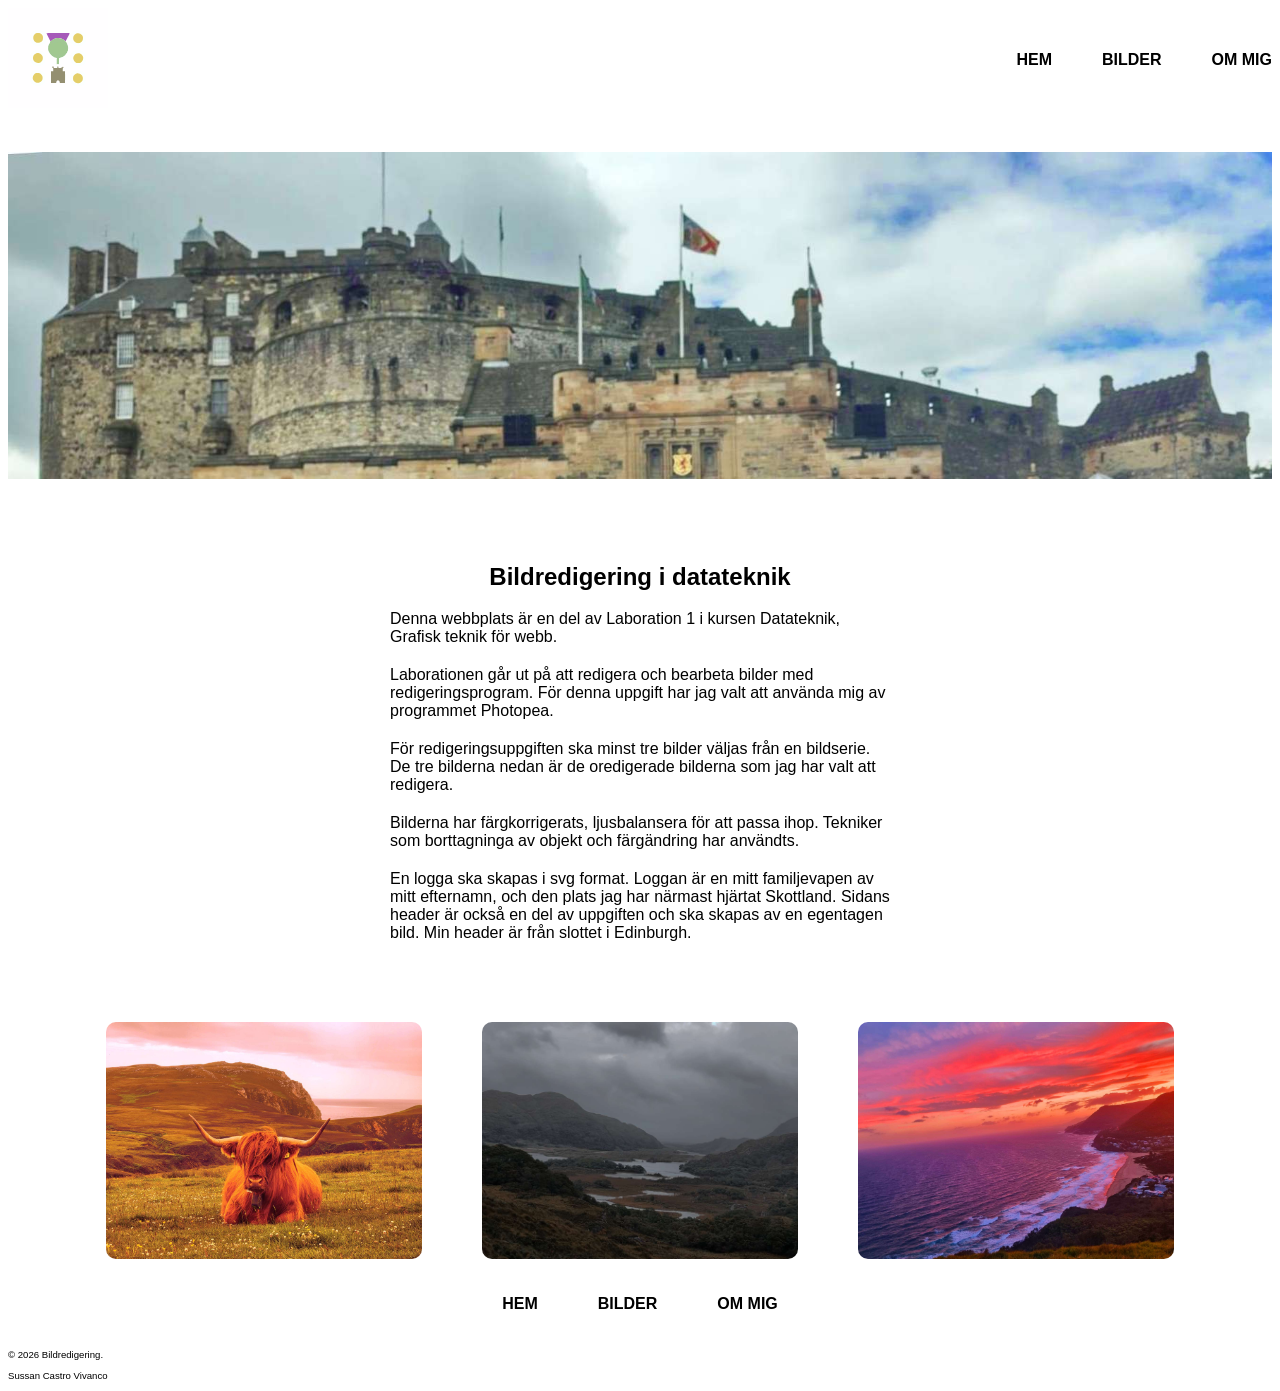
<file: index.html>
<!DOCTYPE html>
<html lang="sv">
    <head>
        <meta charset="UTF-8">
        <meta name="viewport" content="width=device-width, initial-scale=1.0">
        <title>Bildredigering</title>
        <link rel="stylesheet" href="css/style.css">
        <link rel="icon" type="image/png" href="/favicon/favicon-96x96.png" sizes="96x96" />
        <link rel="icon" type="image/svg+xml" href="/favicon/favicon.svg" />
        <link rel="shortcut icon" href="/favicon/favicon.ico" />
        <link rel="apple-touch-icon" sizes="180x180" href="/favicon/apple-touch-icon.png" />
        <meta name="apple-mobile-web-app-title" content="Datateknik" />
        <link rel="manifest" href="/favicon/site.webmanifest" />
    </head>
    <body>
        <header> 
            <div class="header-wrapper">
                <a href="index.html">
                    <img src="images/Logo.svg" alt="Logo" class="logo">
                </a>
                <nav>
                    <ul>
                        <li><a class="button" href="index.html">HEM</a></li>
                        <li><a class="button" href="bildredigering.html">BILDER</a></li>
                        <li><a class="button" href="ommig.html">OM MIG</a></li>
                    </ul>
                </nav>
            </div>
            <div class="header-img">
                <img src="images/header.png" alt="Edinburgh castle" class="header-img">
            </div>
        </header>
        
        <main>
            <article class="article">
                <h1>Bildredigering i datateknik</h1>
                <p>
                    Denna webbplats är en del av Laboration 1 i kursen Datateknik, Grafisk teknik för webb.
                </p>
                <p>
                    Laborationen går ut på att redigera och bearbeta bilder med redigeringsprogram. För denna uppgift har jag valt att använda mig av programmet Photopea.
                </p>
                <p>
                    För redigeringsuppgiften ska minst tre bilder väljas från en bildserie. De tre bilderna nedan är de oredigerade bilderna som jag har valt att redigera. 
                </p>
                <p>
                    Bilderna har färgkorrigerats, ljusbalansera för att passa ihop. Tekniker som borttagninga av objekt och färgändring har användts.
                </p>
                <p>
                    En logga ska skapas i svg format. Loggan är en mitt familjevapen av mitt efternamn, och den plats jag har närmast hjärtat Skottland.
                    Sidans header är också en del av uppgiften och ska skapas av en egentagen bild. Min header är från slottet i Edinburgh.
                </p>
            </article>
            <div class="image-container">
                <img src="images/original_bildserie001.jpg" alt="oredigerad landskapsbildmed höglandsboskap" class="image">
                <img src="images/original_bildserie002.jpg" alt="oredigerad naturlandskap mulet väder" class="image">
                <img src="images/original_bildserie003.jpg" alt="oredigerad kustlandsap med strand och en liten by vid havet" class="image">
            </div>
        </main>

        <footer>
            <ul>
                <li><a class="button" href="index.html">HEM</a></li>
                <li><a class="button" href="bildredigering.html">BILDER</a></li>
                <li><a class="button" href="ommig.html">OM MIG</a></li>
            </ul>
           
            <div class="footer">
                <p>© 2026 Bildredigering.</p>
                <p>Sussan Castro Vivanco</p>
            </div>
        </footer>    
    </body>
</html>
</file>
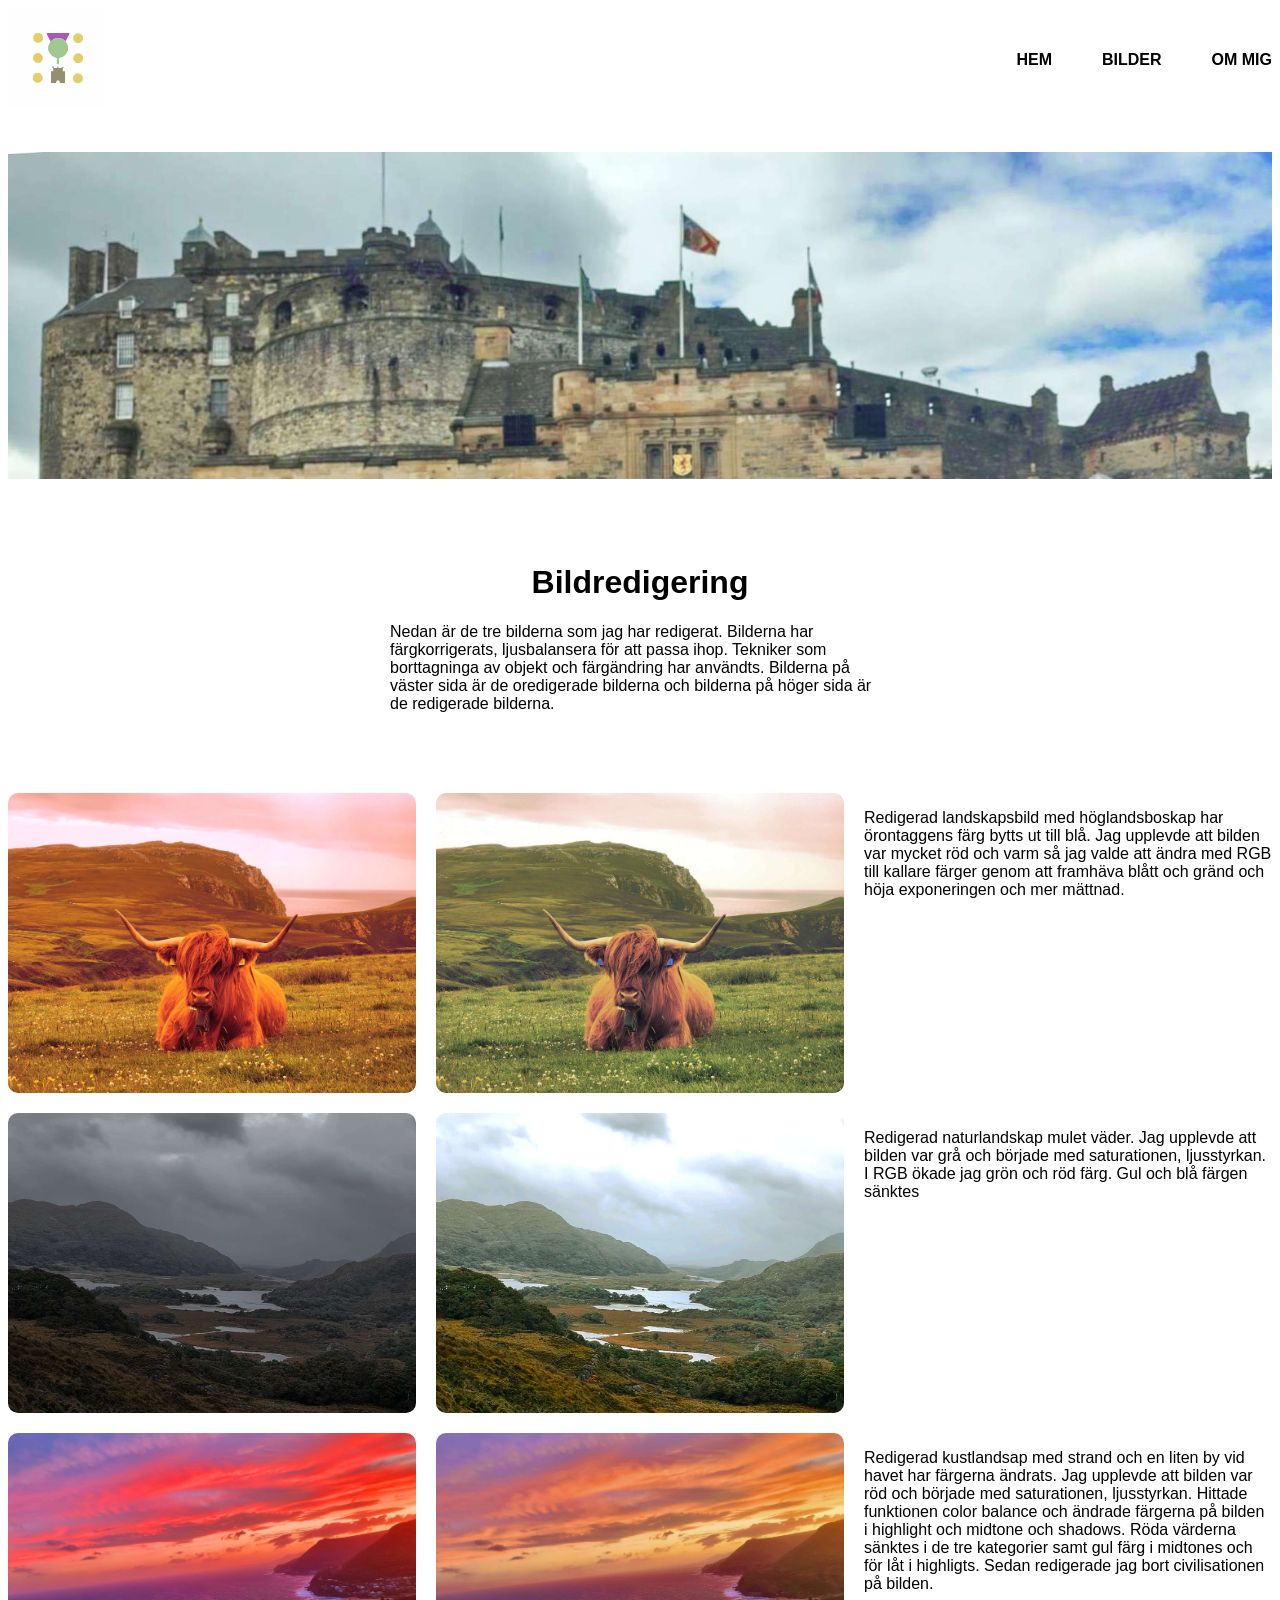
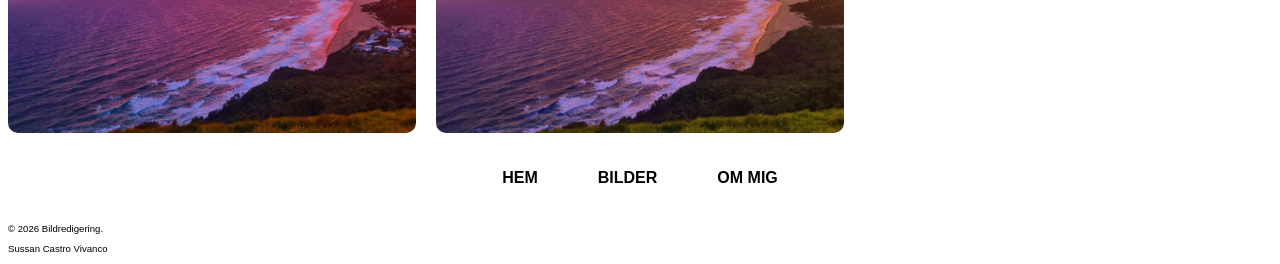
<file: bildredigering.html>
<!DOCTYPE html>
<html lang="sv">
    <head>
        <meta charset="UTF-8">
        <meta name="viewport" content="width=device-width, initial-scale=1.0">
        <title>Bildredigering</title>
        <link rel="stylesheet" href="css/stylebild.css">
        <link rel="icon" type="image/png" href="/favicon/favicon-96x96.png" sizes="96x96" />
        <link rel="icon" type="image/svg+xml" href="/favicon/favicon.svg" />
        <link rel="shortcut icon" href="/favicon/favicon.ico" />
        <link rel="apple-touch-icon" sizes="180x180" href="/favicon/apple-touch-icon.png" />
        <meta name="apple-mobile-web-app-title" content="Datateknik" />
        <link rel="manifest" href="/favicon/site.webmanifest" />
    </head>
    <body>
        <header> 
            <div class="header-wrapper">
                <a href="index.html">
                    <img src="images/Logo.svg" alt="Logo" class="logo">
                </a>
                <nav>
                    <ul>
                        <li><a class="button" href="index.html">HEM</a></li>
                        <li><a class="button" href="bildredigering.html">BILDER</a></li>
                        <li><a class="button" href="ommig.html">OM MIG</a></li>
                    </ul>
                </nav>
            </div>
            <div class="header-img">
                <img src="images/header.png" alt="Edinburgh castle" class="header-img">
            </div>
        </header>

        <main>
            <div class="main">
                <h1>Bildredigering</h1>
                <p>
                    Nedan är de tre bilderna som jag har redigerat. Bilderna har färgkorrigerats, ljusbalansera för att passa ihop. Tekniker som borttagninga av objekt och färgändring har användts.
                    Bilderna på väster sida är de oredigerade bilderna och bilderna på höger sida är de redigerade bilderna.
                </p>
            </div>
            <div class="image-container">  
                <img src="images/original_bildserie001.jpg" alt="oredigerad landskapsbildmed höglandsboskap" class="image">
                <img src="images/bildserie001.jpg" alt="redigerad landskapsbild med höglandsboskap" class="image">
                <p>
                    Redigerad landskapsbild med höglandsboskap har örontaggens färg bytts ut till blå.
                    Jag upplevde att bilden var mycket röd och varm så jag valde att ändra med RGB till kallare färger genom att framhäva blått och gränd och höja exponeringen och mer mättnad.
                </p>
                <img src="images/original_bildserie002.jpg" alt="oredigerad naturlandskap mulet väder" class="image">
                <img src="images/bildserie002.jpg" alt="redigerad naturlandskap mulet väder" class="image">
                <p>
                    Redigerad naturlandskap mulet väder. Jag upplevde att bilden var grå och började med saturationen, ljusstyrkan. I RGB ökade jag grön och röd färg. Gul och blå färgen sänktes
                </p>
                <img src="images/original_bildserie003.jpg" alt="oredigerad kustlandsap med strand och en liten by vid havet" class="image">
                <img src="images/bildserie003.jpg" alt="redigerad kustlandsap med strand och en liten by vid havet" class="image">
                <p>
                    Redigerad kustlandsap med strand och en liten by vid havet har färgerna ändrats. Jag upplevde att bilden var röd och började med saturationen, ljusstyrkan. Hittade funktionen color balance och ändrade färgerna på bilden i highlight och midtone och shadows. Röda värderna sänktes i de tre kategorier samt gul färg i midtones och för låt i highligts.
                    Sedan redigerade jag bort civilisationen på bilden.       
                </p>
            </div>
        </main>

        <footer>
            <ul>
                <li><a class="button" href="index.html">HEM</a></li>
                <li><a class="button" href="bildredigering.html">BILDER</a></li>
                <li><a class="button" href="ommig.html">OM MIG</a></li>
            </ul>
            <div class="footer">
                <p>© 2026 Bildredigering.</p>
                <p>Sussan Castro Vivanco</p>
            </div>
        </footer>   
        
    </body>
</html>
</file>
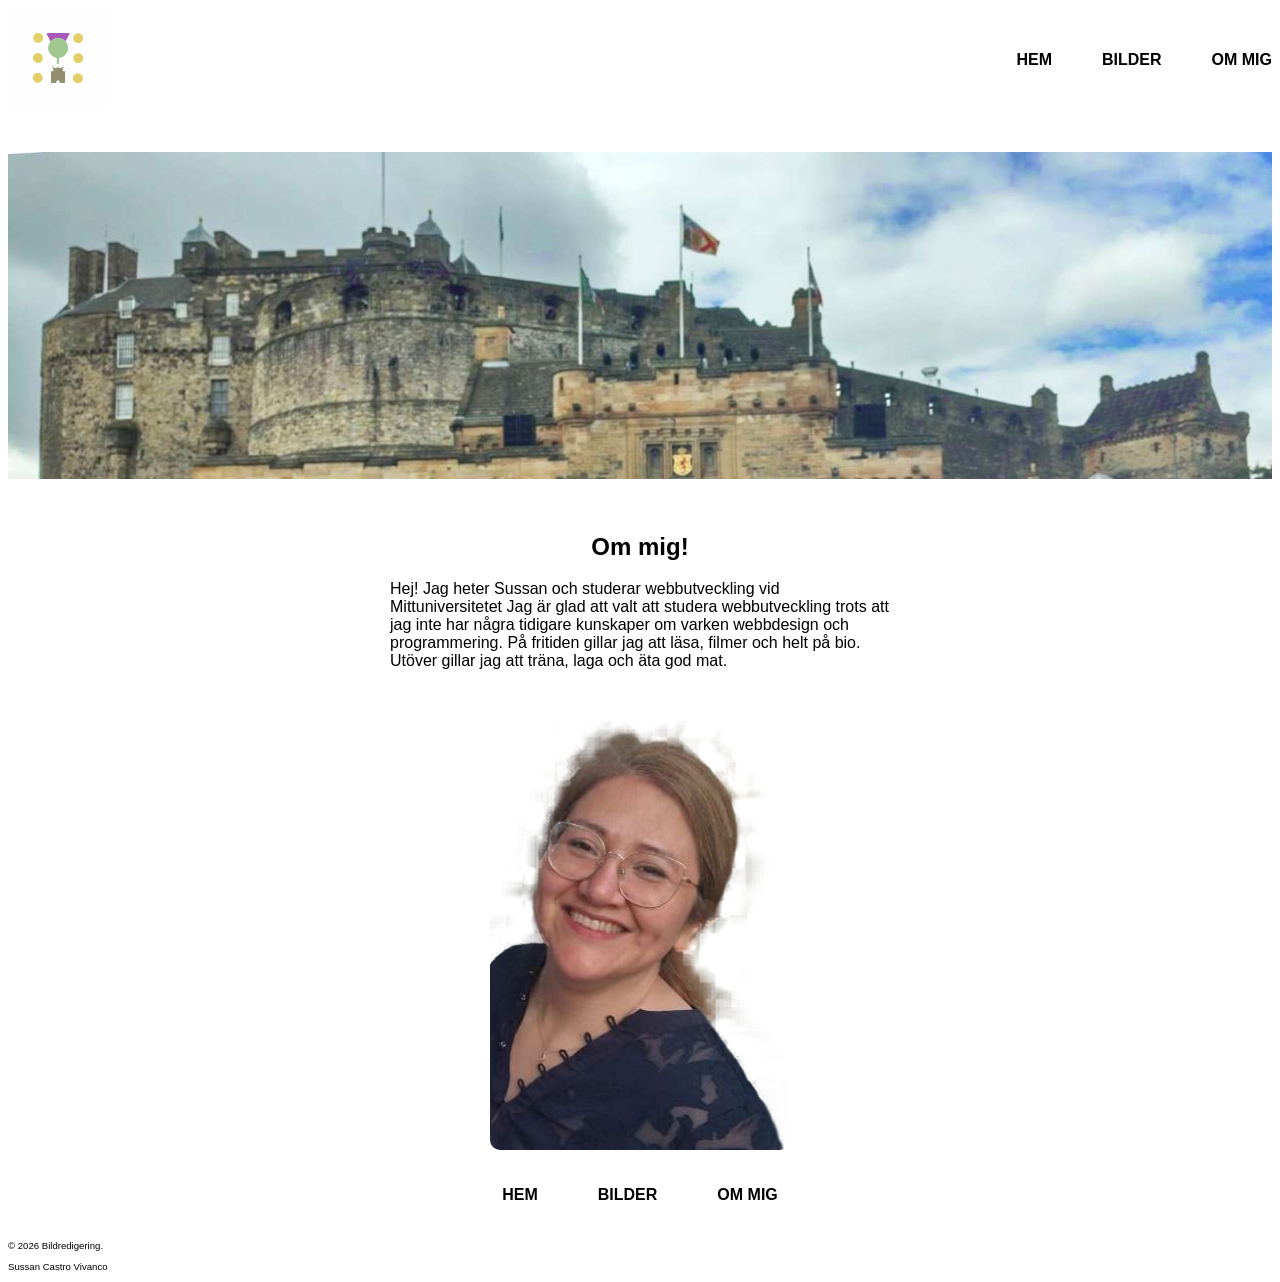
<file: ommig.html>
<!DOCTYPE html>
<html lang="sv">
    <head>
        <meta charset="UTF-8">
        <meta name="viewport" content="width=device-width, initial-scale=1.0">
        <title>Bildredigering</title>
        <link rel="stylesheet" href="css/styleabout.css">
        <link rel="icon" type="image/png" href="/favicon/favicon-96x96.png" sizes="96x96" />
        <link rel="icon" type="image/svg+xml" href="/favicon/favicon.svg" />
        <link rel="shortcut icon" href="/favicon/favicon.ico" />
        <link rel="apple-touch-icon" sizes="180x180" href="/favicon/apple-touch-icon.png" />
        <meta name="apple-mobile-web-app-title" content="Datateknik" />
        <link rel="manifest" href="/favicon/site.webmanifest" />
    </head>
    <body>
        <header> 
            <div class="header-wrapper">
                <a href="index.html">
                    <img src="images/Logo.svg" alt="Logo" class="logo">
                </a>
                <nav>
                    <ul>
                        <li><a class="button" href="index.html">HEM</a></li>
                        <li><a class="button" href="bildredigering.html">BILDER</a></li>
                        <li><a class="button" href="ommig.html">OM MIG</a></li>
                    </ul>
                </nav>
            </div>
            <div class="header-img">
                <img src="images/header.png" alt="Edinburgh castle" class="header-img">
            </div>
        </header>

        <main>
            <article class="article">
            <h1>Om mig!</h1>
                <p>
                    Hej! Jag heter Sussan och studerar webbutveckling vid Mittuniversitetet
                    Jag är glad att valt att studera webbutveckling trots att jag inte har några
                    tidigare kunskaper om varken webbdesign och programmering.
                    På fritiden gillar jag att läsa, filmer och helt på bio. Utöver gillar jag att träna, laga och äta god mat.
                </p>
            </article>
            <div class="image-container">
                <img src="images/portrait.png" alt= "Porträttbild på kvinna" class="image">
            </div>
            
        </main>

        <footer>
            <ul>
                <li><a class="button" href="index.html">HEM</a></li>
                <li><a class="button" href="bildredigering.html">BILDER</a></li>
                <li><a class="button" href="ommig.html">OM MIG</a></li>
            </ul>
           
            <div class="footer">
                <p>© 2026 Bildredigering.</p>
                <p>Sussan Castro Vivanco</p>
            </div>
        </footer>           
    </body>
</html>
</file>
<file: css/style.css>
*{
    font-family: Arial, Helvetica, sans-serif;
}

/*Header*/

.header-wrapper {
    display: flex;
    justify-content: space-between;
    flex-wrap: wrap;
    align-items: center;
}

/*LOGO*/
.logo {
    max-width: 100px;
    max-height: 100px;
    transition: all 0.3s;
}

.logo:hover {
    transform: scale(1.3);
}

nav ul{
    display: flex;
    list-style: none;
    gap: 50px; 
    font-weight: bold;
}

.button {
    text-decoration: none;
    color: black;  
    transition: all 0.3s;
}

.button:hover {
    color: #8d8d8d;
}

.header-img {
    width: 100%;
    margin-top: 20px;
    opacity: 1.0;
}

@media (max-width: 600px) {
    .header-img{
       max-width: 100%;
       height: auto;
       margin-top: 0px;
    }

}

/*MAIN*/
.article {
    max-width: 500px;
    padding: 40px;
    margin: 20px auto;
    text-align: left;
}

.article h1{
    text-align: center;
}

.article p{
    margin-bottom: 20px;
}

@media (max-width: 600px) {
    .article {
        display: flex;
        justify-content: center;
        flex-direction: column;
        margin: 0px auto;

    }

    .article h1{
        text-align: center;
    }

    .article p{
        display: flex;
        align-items: flex-start;
        margin-bottom: 20px;
    }
}

/*IMAGE CONTAINER*/
.image-container {
    display: flex;
    justify-content: center;    
    gap: 60px;
    margin-top: 20px;
}
.image {
    max-width: 25%;
    height: auto;
    border-radius: 10px;
    object-fit: cover;
}

@media (max-width: 600px) {
    .image-container {
        display: flex;
        justify-content: column; 
        flex-wrap: wrap; 
        gap: 20px;
        margin-top: 20px;
    }

    .image {
        max-width: 80%;
        height: auto;
        border-radius: 10px;
        object-fit: cover;
    }
}
/*Footer*/

footer ul {
    display: flex;
    list-style: none;
    justify-content: center;
    gap: 60px;
    padding: 20px;
    font-weight: bold;
}

.footer p {
    font-size: 0.6em;
}
</file>
<file: css/stylebild.css>
*{
    font-family: Arial, Helvetica, sans-serif;
}

/*Header*/

.header-wrapper {
    display: flex;
    justify-content: space-between;
    flex-wrap: wrap;
    align-items: center;
    align-items: center;
}

/*LOGO*/
.logo {
    max-width: 100px;
    max-height: 100px;
    transition: all 0.3s;
}

.logo:hover {
    transform: scale(1.3);
}

nav ul{
    display: flex;
    list-style: none;
    gap: 50px; 
    font-weight: bold;
}

.button {
    text-decoration: none;
    color: black;  
    transition: all 0.3s;
}

.button:hover {
    color: #8d8d8d;
}

.header-img {
    width: 100%;
    margin-top: 20px;
    opacity: 1.0;
}

@media (max-width: 600px) {
    .header-img{
       max-width: 100%;
       height: auto;
       margin-top: 0px;
    }

}

/*MAIN*/

.main {
    max-width: 500px;
    padding: 40px;
    margin: 20px auto;
    text-align: left;
}

.main h1{
    text-align: center;
}

.main p{
    margin-bottom: 20px;
}

@media (max-width: 600px) {
    .main {
        display: flex;
        justify-content: center;
        flex-direction: column;
        margin: 0px auto;

    }

    .main h1{
        text-align: center;
    }

    .main p{
        display: flex;
        align-items: flex-start;
        margin-bottom: 20px;
    }
}

/*IMAGE CONTAINER*/
.image-container {
    display: grid;
    grid-template-columns: 1fr 1fr 1fr;
    gap: 20px;
}

.image {
    width: 100%;
    height: 300px;
    border-radius: 10px;
    object-fit: cover;
}

@media (max-width: 600px) {
    .image-container {
        display: flex;
        justify-content: column; 
        flex-wrap: wrap; 
        gap: 20px;
        margin-top: 20px;
    }

    .image {
        max-width: 80%;
        height: auto;
        border-radius: 10px;
        object-fit: cover;
    }
}











/*Footer*/

footer ul {
    display: flex;
    list-style: none;
    justify-content: center;
    gap: 60px;
    padding: 20px;
    font-weight: bold;
}

.footer p {
    font-size: 0.6em;
}
</file>
<file: css/styleabout.css>
*{
    font-family: Arial, Helvetica, sans-serif;
}

/*Header*/

.header-wrapper {
    display: flex;
    justify-content: space-between;
    flex-wrap: wrap;
    align-items: center;
    align-items: center;
}

/*LOGO*/
.logo {
    max-width: 100px;
    max-height: 100px;
    transition: all 0.3s;
}

.logo:hover {
    transform: scale(1.3);
}

nav ul{
    display: flex;
    list-style: none;
    gap: 50px; 
    font-weight: bold;
}

.button {
    text-decoration: none;
    color: black;  
    transition: all 0.3s;
}

.button:hover {
    color: #8d8d8d;
}

.header-img {
    width: 100%;
    margin-top: 20px;
    opacity: 1.0;
}

@media (max-width: 600px) {
    .header-img{
       max-width: 100%;
       height: auto;
       margin-top: 0px;
    }

}

/*MAIN*/

.article {
    max-width: 500px;
    padding: 20px;
    margin: 10px auto;
    text-align: left;
}

.article h1{
    text-align: center;
}

.article p {
    margin-bottom: 20px;
}

@media (max-width: 600px) {
    .article {
        display: flex;
        justify-content: center;
        flex-direction: column;
        margin: 0px auto;

    }

    .article h1{
        text-align: center;
    }

    .article p {
        display: flex;
        align-items: flex-start;
        margin-bottom: 20px;
    }
}

/*IMAGE CONTAINER*/
.image-container {
    display: flex;
    justify-content: center;    
}
.image {
    max-width: 25%;
    height: auto;
    border-radius: 10px;
    object-fit: cover;
}

@media (max-width: 600px) {
    .image-container {
        display: flex;
        justify-content: column; 
        flex-wrap: wrap; 
        gap: 20px;
        margin-top: 20px;
    }

    .image {
        max-width: 80%;
        height: auto;
        border-radius: 10px;
        object-fit: cover;
    }
}
/*Footer*/

footer ul {
    display: flex;
    list-style: none;
    justify-content: center;
    gap: 60px;
    padding: 20px;
    font-weight: bold;
}
.footer p {
    font-size: 0.6em;
}
</file>
